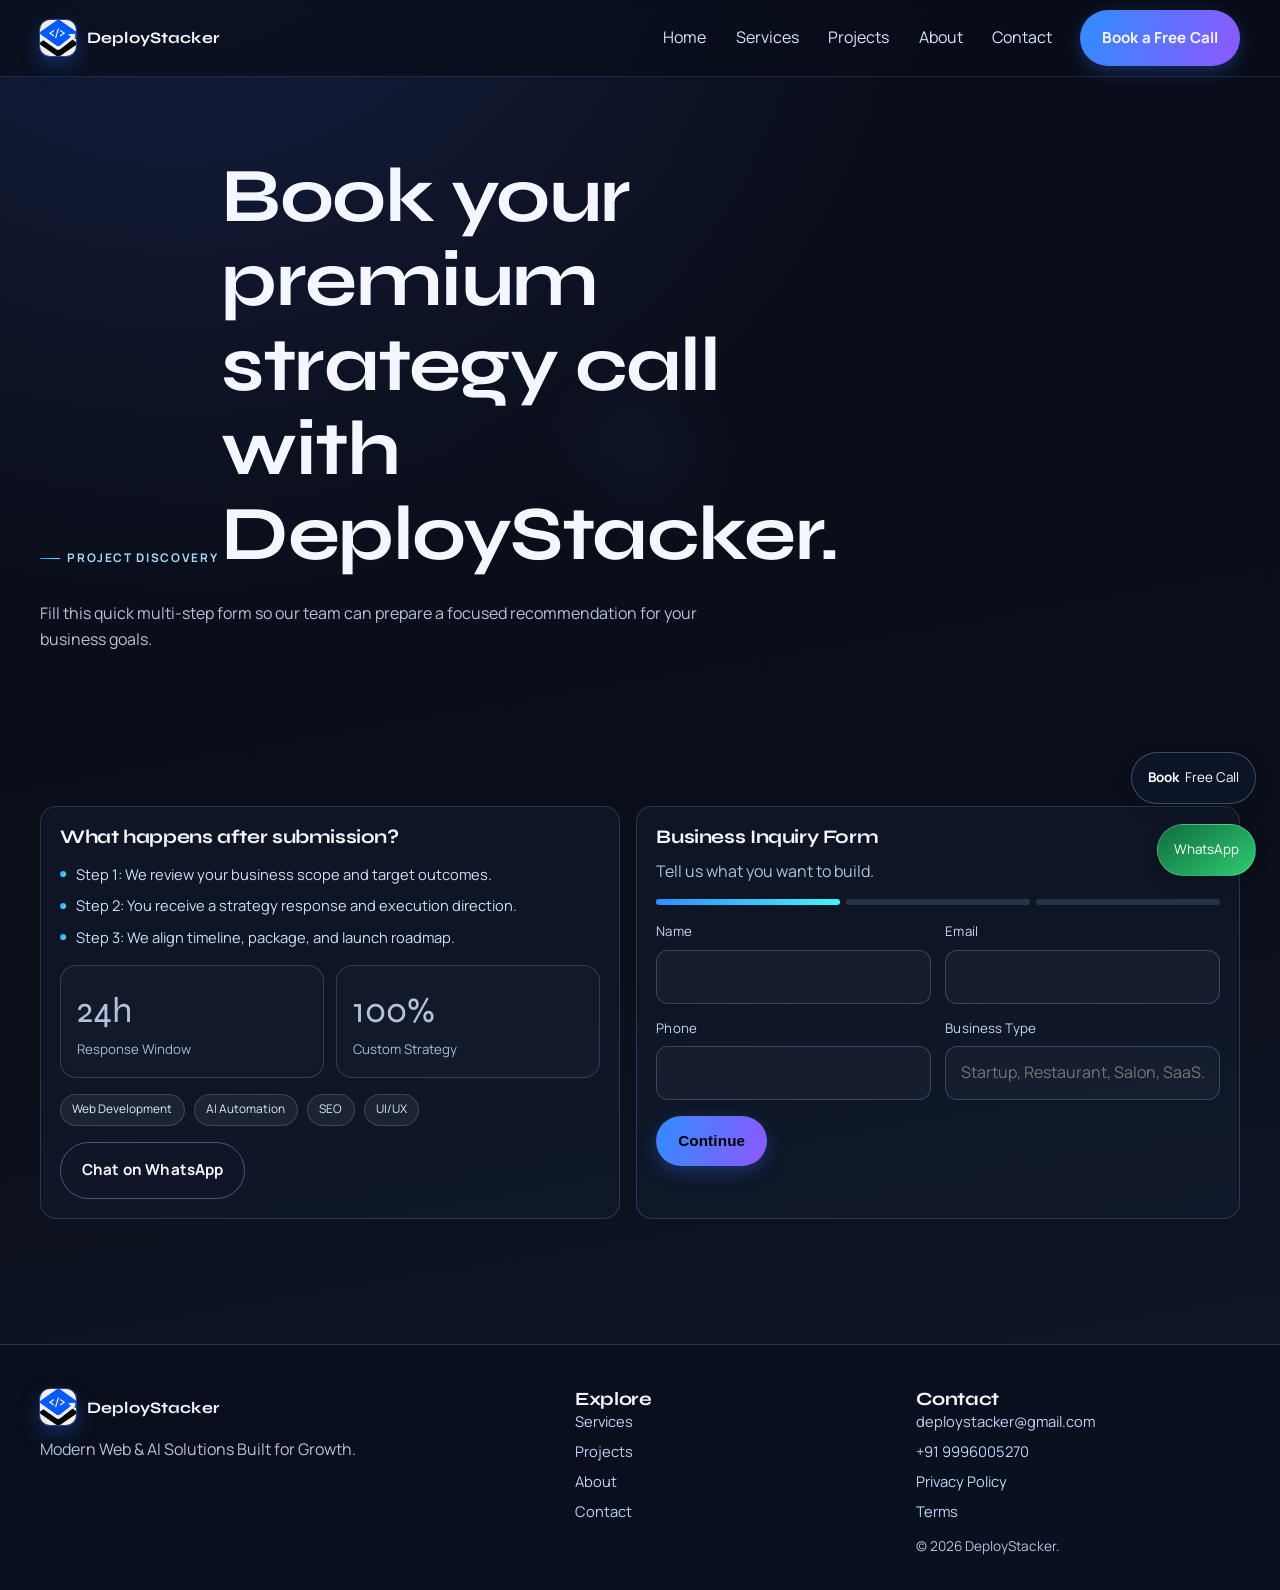
<file: booking.html>
<!DOCTYPE html>
<html lang="en">
  <head>
    <meta charset="UTF-8" />
    <meta name="viewport" content="width=device-width, initial-scale=1" />
    <title>Book a Free Call | DeployStacker</title>
    <meta
      name="description"
      content="Book a free strategy call with DeployStacker. Share your project type, budget, and timeline for premium web development, AI automation, SEO, and design services in India."
    />
    <meta
      name="keywords"
      content="book web development consultation India, startup website development India, AI automation services India"
    />
    <meta name="robots" content="index, follow" />
    <link rel="canonical" href="https://deploystacker.in/booking.html" />

    <meta property="og:type" content="website" />
    <meta property="og:title" content="Book a Free Call — DeployStacker" />
    <meta
      property="og:description"
      content="Tell us your scope, timeline, and budget. We will map a premium execution strategy for your business."
    />
    <meta property="og:url" content="https://deploystacker.in/booking.html" />
    <meta property="og:image" content="https://deploystacker.in/images/demo-business-website.webp" />

    <meta name="twitter:card" content="summary_large_image" />
    <meta name="twitter:title" content="Book a Free Call — DeployStacker" />
    <meta name="twitter:description" content="Premium project consultation for web, AI, and SEO services." />
    <meta name="twitter:image" content="https://deploystacker.in/images/demo-business-website.webp" />

    <meta name="theme-color" content="#0b0f19" />
    <link rel="manifest" href="manifest.json" />
    <link rel="icon" href="images/icon.png" type="image/png" />
    <link rel="preconnect" href="https://fonts.googleapis.com" />
    <link rel="preconnect" href="https://fonts.gstatic.com" crossorigin />
    <link
      href="https://fonts.googleapis.com/css2?family=Manrope:wght@400;500;600;700;800&family=Syne:wght@500;600;700;800&display=swap"
      rel="stylesheet"
    />
    <link rel="stylesheet" href="css/style.css" />
  </head>

  <body>
    <canvas class="particle-canvas" aria-hidden="true"></canvas>
    <div class="mouse-glow" aria-hidden="true"></div>
    <div class="page-top-progress" aria-hidden="true"></div>

    <header class="site-header">
      <div class="container header-inner">
        <a class="brand" href="index.html" aria-label="DeployStacker Home">
          <span class="brand-mark" aria-hidden="true"></span>
          <span>DeployStacker</span>
        </a>

        <button class="nav-toggle" data-nav-toggle aria-label="Open menu" aria-expanded="false">
          <span></span><span></span><span></span>
        </button>

        <nav class="nav-menu" data-nav-menu>
          <div class="nav-links">
            <a class="nav-link" href="index.html">Home</a>
            <a class="nav-link" href="services.html">Services</a>
            <a class="nav-link" href="projects.html">Projects</a>
            <a class="nav-link" href="about.html">About</a>
            <a class="nav-link" href="contact.html">Contact</a>
            <div class="nav-cta">
              <a class="btn btn-primary magnetic" href="booking.html">Book a Free Call</a>
            </div>
          </div>
        </nav>
      </div>
    </header>

    <main>
      <section class="section inner-hero">
        <div class="container">
          <p class="eyebrow">Project Discovery</p>
          <h1 class="reveal-text">Book your premium strategy call with DeployStacker.</h1>
          <p class="reveal">
            Fill this quick multi-step form so our team can prepare a focused recommendation for your business goals.
          </p>
        </div>
      </section>

      <section class="section">
        <div class="container booking-layout">
          <aside class="info-card reveal">
            <h3>What happens after submission?</h3>
            <ul class="detail-list">
              <li>Step 1: We review your business scope and target outcomes.</li>
              <li>Step 2: You receive a strategy response and execution direction.</li>
              <li>Step 3: We align timeline, package, and launch roadmap.</li>
            </ul>

            <div class="kpi-grid" style="margin-top: 1rem">
              <div class="kpi-item">
                <p class="kpi-number">24h</p>
                <p class="kpi-label">Response Window</p>
              </div>
              <div class="kpi-item">
                <p class="kpi-number">100%</p>
                <p class="kpi-label">Custom Strategy</p>
              </div>
            </div>

            <div style="margin-top: 1rem" class="badges">
              <span class="chip">Web Development</span>
              <span class="chip">AI Automation</span>
              <span class="chip">SEO</span>
              <span class="chip">UI/UX</span>
            </div>

            <div class="form-actions" style="margin-top: 1rem">
              <a class="btn btn-secondary magnetic" href="https://wa.me/919996005270?text=Hi%20DeployStacker%2C%20I%20want%20to%20discuss%20my%20project." target="_blank" rel="noopener">Chat on WhatsApp</a>
            </div>
          </aside>

          <article class="form-card reveal">
            <h3>Business Inquiry Form</h3>
            <p style="margin-bottom: 0.9rem">Tell us what you want to build.</p>

            <form id="bookingForm" class="multi-step-form" action="https://formsubmit.co/deploystacker@gmail.com" data-ajax-action="https://formsubmit.co/ajax/deploystacker@gmail.com" data-fallback-action="https://formspree.io/f/xaqaklbv" method="POST">
              <input type="hidden" name="form_name" value="Booking Inquiry">
              <input type="hidden" name="_subject" value="New Booking Inquiry - DeployStacker">
              <input type="hidden" name="_template" value="table">
              <input type="hidden" name="_captcha" value="false">
              <input type="hidden" name="_next" value="https://deploystacker.in/booking.html?sent=1">
              <div class="step-indicator" aria-hidden="true">
                <div class="step-pill"><span></span></div>
                <div class="step-pill"><span></span></div>
                <div class="step-pill"><span></span></div>
              </div>

              <section class="form-step active">
                <div class="field-grid">
                  <div class="field">
                    <label for="name">Name</label>
                    <input id="name" name="name" type="text" required />
                  </div>
                  <div class="field">
                    <label for="email">Email</label>
                    <input id="email" name="email" type="email" required />
                  </div>
                  <div class="field">
                    <label for="phone">Phone</label>
                    <input id="phone" name="phone" type="tel" required />
                  </div>
                  <div class="field">
                    <label for="businessType">Business Type</label>
                    <input id="businessType" name="businessType" type="text" placeholder="Startup, Restaurant, Salon, SaaS..." required />
                  </div>
                </div>
                <div class="form-actions">
                  <button class="btn btn-primary magnetic" type="button" data-next-step>Continue</button>
                </div>
              </section>

              <section class="form-step">
                <div class="field">
                  <label>Project Type</label>
                  <div id="projectTypeOptions" class="project-type-options">
                    <button class="option-chip" type="button" data-value="Business Website">Business Website</button>
                    <button class="option-chip" type="button" data-value="E-Commerce">E-Commerce</button>
                    <button class="option-chip" type="button" data-value="AI Automation">AI Automation</button>
                    <button class="option-chip" type="button" data-value="SEO + Website">SEO + Website</button>
                  </div>
                  <input id="projectTypeHidden" name="projectType" type="hidden" required />
                </div>

                <div class="field" style="margin-top: 0.9rem">
                  <label>Budget</label>
                  <div id="budgetOptions" class="budget-options">
                    <button class="option-chip" type="button" data-value="₹25k - ₹50k">₹25k - ₹50k</button>
                    <button class="option-chip" type="button" data-value="₹50k - ₹1L">₹50k - ₹1L</button>
                    <button class="option-chip" type="button" data-value="₹1L - ₹2L">₹1L - ₹2L</button>
                    <button class="option-chip" type="button" data-value="₹2L+">₹2L+</button>
                  </div>
                  <input id="budgetHidden" name="budget" type="hidden" required />
                </div>

                <div class="field" style="margin-top: 0.9rem">
                  <label for="timeline">Timeline</label>
                  <select id="timeline" name="timeline" required>
                    <option value="">Select timeline</option>
                    <option value="ASAP (1-2 weeks)">ASAP (1-2 weeks)</option>
                    <option value="This month">This month</option>
                    <option value="1-2 months">1-2 months</option>
                    <option value="Flexible">Flexible</option>
                  </select>
                </div>

                <div class="form-actions">
                  <button class="btn btn-secondary" type="button" data-prev-step>Back</button>
                  <button class="btn btn-primary magnetic" type="button" data-next-step>Continue</button>
                </div>
              </section>

              <section class="form-step">
                <div class="field">
                  <label for="details">Project Details</label>
                  <textarea id="details" name="details" placeholder="Tell us about your goals, target audience, and required features..." required></textarea>
                </div>

                <div class="form-actions">
                  <button class="btn btn-secondary" type="button" data-prev-step>Back</button>
                  <button class="btn btn-primary magnetic" type="submit">Submit Inquiry</button>
                </div>
              </section>
            </form>
          </article>
        </div>
      </section>
    </main>

    <footer class="site-footer">
      <div class="container footer-grid">
        <div>
          <a class="brand" href="index.html"><span class="brand-mark"></span><span>DeployStacker</span></a>
          <p style="margin-top: 0.7rem">Modern Web & AI Solutions Built for Growth.</p>
        </div>
        <div>
          <h3>Explore</h3>
          <div class="footer-links">
            <a href="services.html">Services</a>
            <a href="projects.html">Projects</a>
            <a href="about.html">About</a>
            <a href="contact.html">Contact</a>
          </div>
        </div>
        <div>
          <h3>Contact</h3>
          <div class="footer-links">
            <a href="mailto:deploystacker@gmail.com">deploystacker@gmail.com</a>
            <a href="tel:+919996005270">+91 9996005270</a>
            <a href="privacy-policy.html">Privacy Policy</a>
            <a href="terms.html">Terms</a>
          </div>
          <p style="margin-top: 0.8rem; font-size: 0.85rem">© <span data-year></span> DeployStacker.</p>
        </div>
      </div>
    </footer>

    <div class="sticky-cta"><a class="floating-btn magnetic" href="booking.html"><strong>Book</strong> <span>Free Call</span></a></div>
    <div class="whatsapp-float">
      <a class="floating-btn magnetic" href="https://wa.me/919996005270?text=Hi%20DeployStacker%2C%20I%20want%20to%20book%20a%20project%20call." target="_blank" rel="noopener">WhatsApp</a>
    </div>

    <div id="bookingSuccessPopup" class="success-popup" aria-hidden="true">
      <div class="success-content">
        <h3 class="gradient-text">Inquiry Submitted Successfully</h3>
        <p style="margin-top: 0.6rem">
          Your project brief is ready. Send it on WhatsApp to instantly notify our team.
        </p>
        <div class="form-actions" style="margin-top: 1rem">
          <button id="sendWhatsappLead" class="btn btn-primary magnetic" type="button">Send on WhatsApp</button>
          <button id="closeBookingPopup" class="btn btn-secondary" type="button">Close</button>
        </div>
      </div>
    </div>

    <script src="js/script.js" defer></script>
  </body>
</html>
</file>
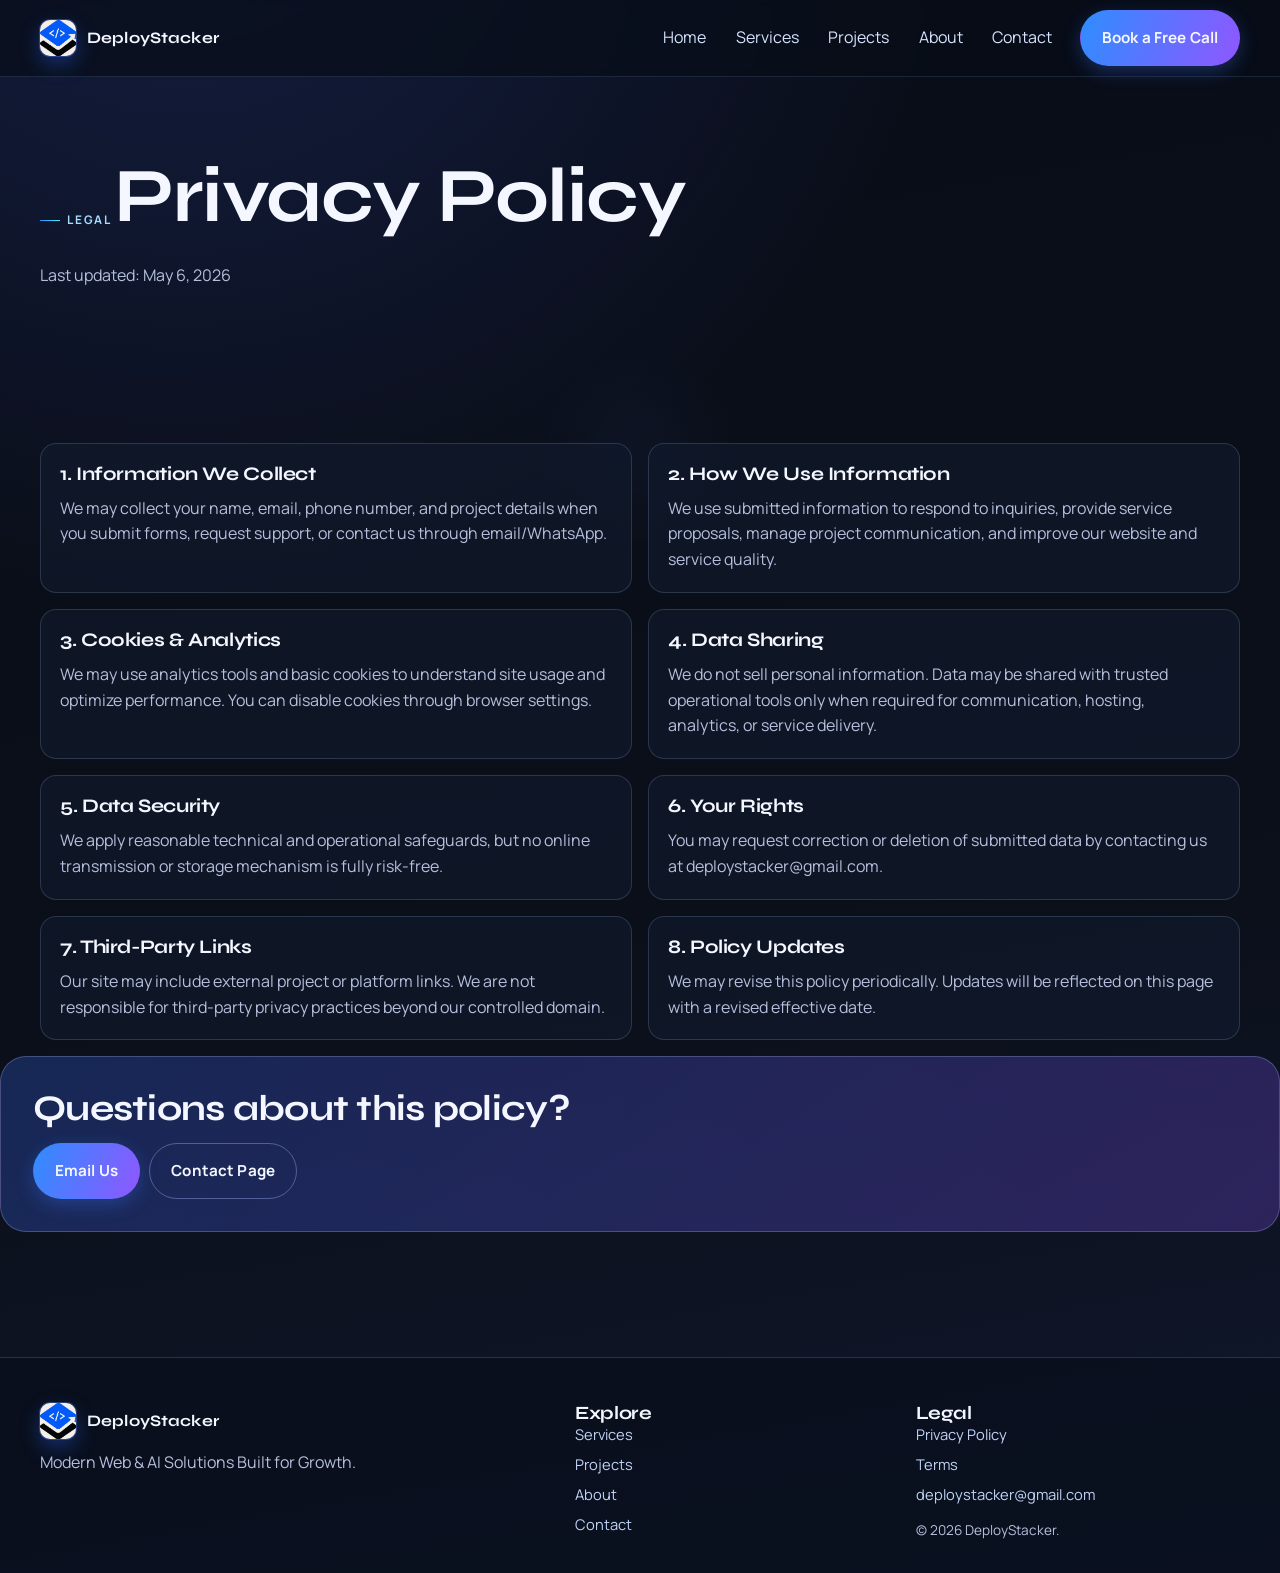
<file: privacy-policy.html>
<!DOCTYPE html>
<html lang="en">
  <head>
    <meta charset="UTF-8" />
    <meta name="viewport" content="width=device-width, initial-scale=1" />
    <title>Privacy Policy | DeployStacker</title>
    <meta
      name="description"
      content="DeployStacker privacy policy covering data collection, usage, storage, communication, and user rights for website visitors and project inquiries."
    />
    <meta name="robots" content="index, follow" />
    <link rel="canonical" href="https://deploystacker.in/privacy-policy.html" />

    <meta property="og:type" content="website" />
    <meta property="og:title" content="Privacy Policy | DeployStacker" />
    <meta property="og:description" content="Read how DeployStacker handles and protects your information." />
    <meta property="og:url" content="https://deploystacker.in/privacy-policy.html" />

    <meta name="theme-color" content="#0b0f19" />
    <link rel="manifest" href="manifest.json" />
    <link rel="icon" href="images/icon.png" type="image/png" />
    <link rel="preconnect" href="https://fonts.googleapis.com" />
    <link rel="preconnect" href="https://fonts.gstatic.com" crossorigin />
    <link
      href="https://fonts.googleapis.com/css2?family=Manrope:wght@400;500;600;700;800&family=Syne:wght@500;600;700;800&display=swap"
      rel="stylesheet"
    />
    <link rel="stylesheet" href="css/style.css" />
  </head>

  <body>
    <canvas class="particle-canvas" aria-hidden="true"></canvas>
    <div class="mouse-glow" aria-hidden="true"></div>
    <div class="page-top-progress" aria-hidden="true"></div>

    <header class="site-header">
      <div class="container header-inner">
        <a class="brand" href="index.html" aria-label="DeployStacker Home">
          <span class="brand-mark" aria-hidden="true"></span>
          <span>DeployStacker</span>
        </a>

        <button class="nav-toggle" data-nav-toggle aria-label="Open menu" aria-expanded="false">
          <span></span><span></span><span></span>
        </button>

        <nav class="nav-menu" data-nav-menu>
          <div class="nav-links">
            <a class="nav-link" href="index.html">Home</a>
            <a class="nav-link" href="services.html">Services</a>
            <a class="nav-link" href="projects.html">Projects</a>
            <a class="nav-link" href="about.html">About</a>
            <a class="nav-link" href="contact.html">Contact</a>
            <div class="nav-cta">
              <a class="btn btn-primary magnetic" href="booking.html">Book a Free Call</a>
            </div>
          </div>
        </nav>
      </div>
    </header>

    <main>
      <section class="section inner-hero">
        <div class="container">
          <p class="eyebrow">Legal</p>
          <h1 class="reveal-text">Privacy Policy</h1>
          <p class="reveal">Last updated: May 6, 2026</p>
        </div>
      </section>

      <section class="section">
        <div class="container legal-grid">
          <article class="legal-card reveal">
            <h3>1. Information We Collect</h3>
            <p>
              We may collect your name, email, phone number, and project details when you submit forms, request support,
              or contact us through email/WhatsApp.
            </p>
          </article>

          <article class="legal-card reveal">
            <h3>2. How We Use Information</h3>
            <p>
              We use submitted information to respond to inquiries, provide service proposals, manage project
              communication, and improve our website and service quality.
            </p>
          </article>

          <article class="legal-card reveal">
            <h3>3. Cookies & Analytics</h3>
            <p>
              We may use analytics tools and basic cookies to understand site usage and optimize performance. You can
              disable cookies through browser settings.
            </p>
          </article>

          <article class="legal-card reveal">
            <h3>4. Data Sharing</h3>
            <p>
              We do not sell personal information. Data may be shared with trusted operational tools only when required
              for communication, hosting, analytics, or service delivery.
            </p>
          </article>

          <article class="legal-card reveal">
            <h3>5. Data Security</h3>
            <p>
              We apply reasonable technical and operational safeguards, but no online transmission or storage mechanism
              is fully risk-free.
            </p>
          </article>

          <article class="legal-card reveal">
            <h3>6. Your Rights</h3>
            <p>
              You may request correction or deletion of submitted data by contacting us at
              <a href="mailto:deploystacker@gmail.com">deploystacker@gmail.com</a>.
            </p>
          </article>

          <article class="legal-card reveal">
            <h3>7. Third-Party Links</h3>
            <p>
              Our site may include external project or platform links. We are not responsible for third-party privacy
              practices beyond our controlled domain.
            </p>
          </article>

          <article class="legal-card reveal">
            <h3>8. Policy Updates</h3>
            <p>
              We may revise this policy periodically. Updates will be reflected on this page with a revised effective
              date.
            </p>
          </article>
        </div>

        <div class="cta-strip reveal">
          <h3>Questions about this policy?</h3>
          <div class="project-actions">
            <a class="btn btn-primary magnetic" href="mailto:deploystacker@gmail.com">Email Us</a>
            <a class="btn btn-secondary magnetic" href="contact.html">Contact Page</a>
          </div>
        </div>
      </section>
    </main>

    <footer class="site-footer">
      <div class="container footer-grid">
        <div>
          <a class="brand" href="index.html"><span class="brand-mark"></span><span>DeployStacker</span></a>
          <p style="margin-top: 0.7rem">Modern Web & AI Solutions Built for Growth.</p>
        </div>
        <div>
          <h3>Explore</h3>
          <div class="footer-links">
            <a href="services.html">Services</a>
            <a href="projects.html">Projects</a>
            <a href="about.html">About</a>
            <a href="contact.html">Contact</a>
          </div>
        </div>
        <div>
          <h3>Legal</h3>
          <div class="footer-links">
            <a href="privacy-policy.html">Privacy Policy</a>
            <a href="terms.html">Terms</a>
            <a href="mailto:deploystacker@gmail.com">deploystacker@gmail.com</a>
          </div>
          <p style="margin-top: 0.8rem; font-size: 0.85rem">© <span data-year></span> DeployStacker.</p>
        </div>
      </div>
    </footer>

    <script src="js/script.js" defer></script>
  </body>
</html>
</file>
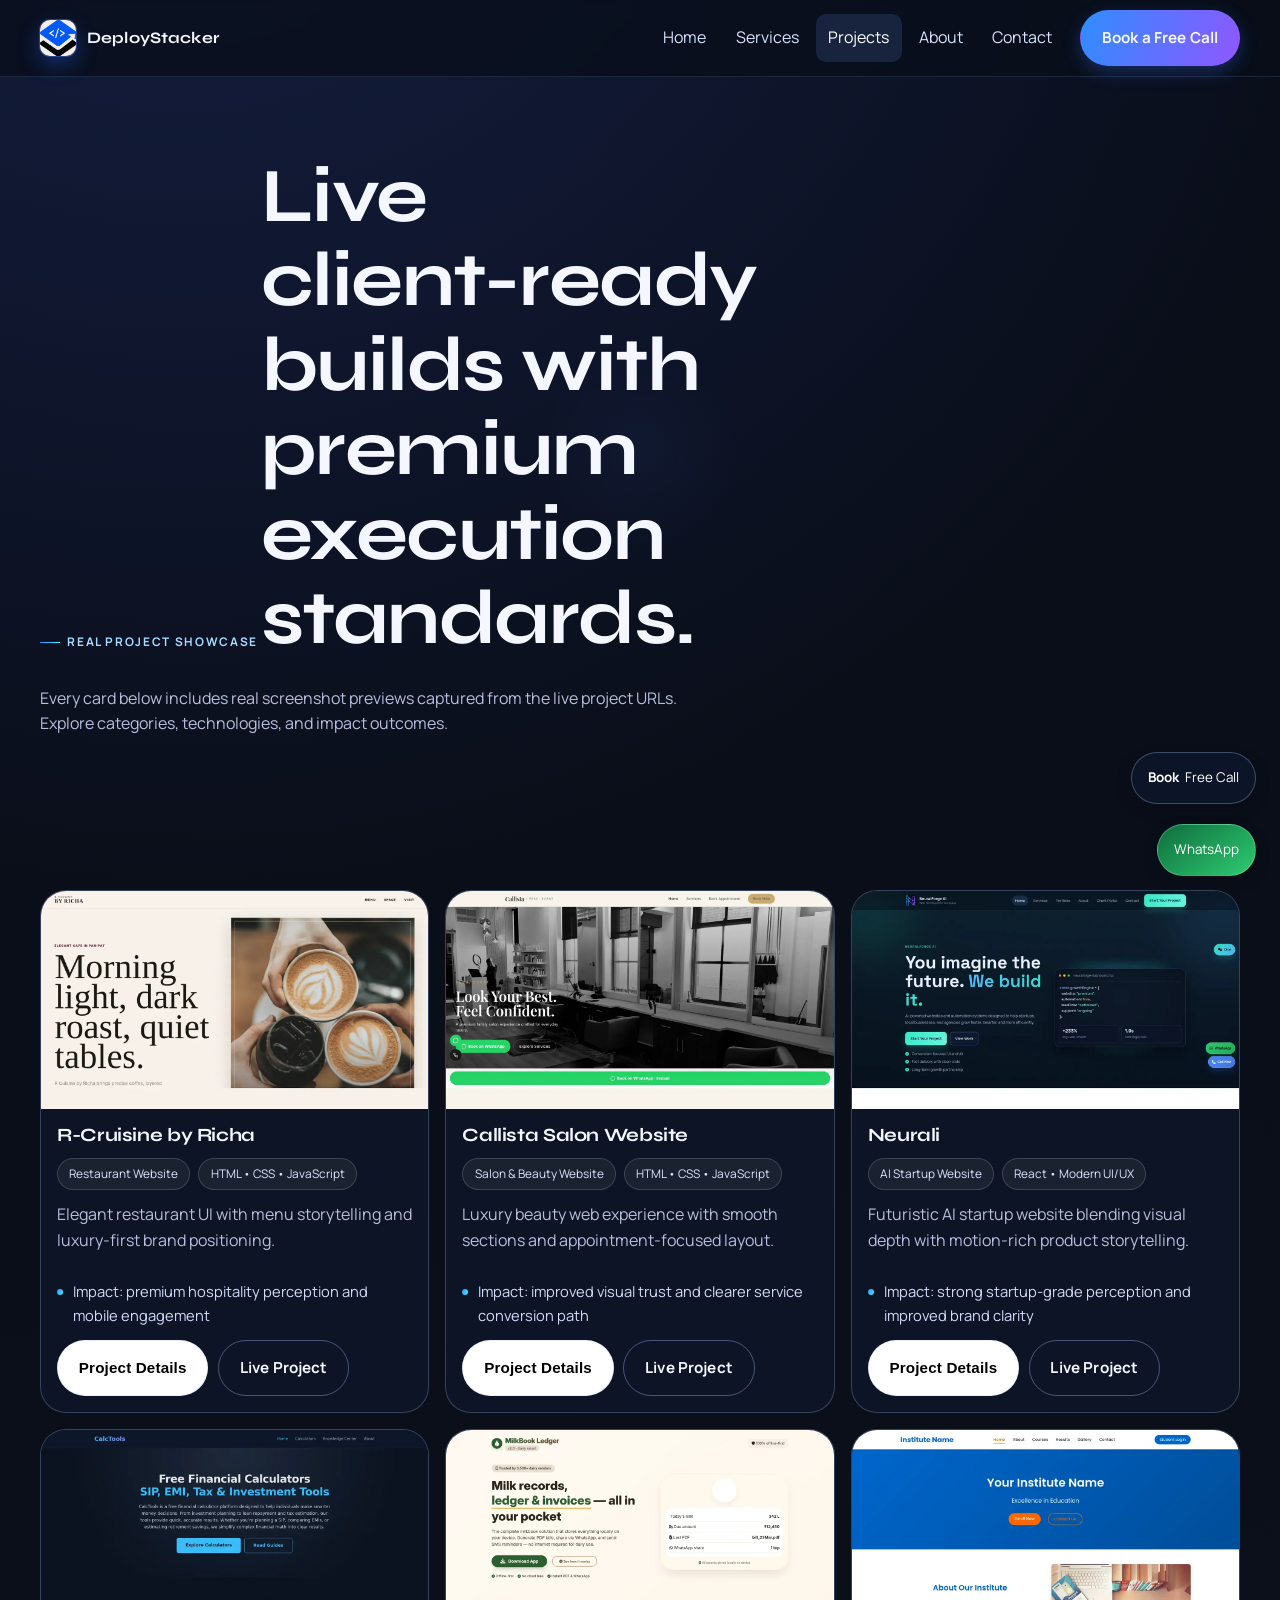
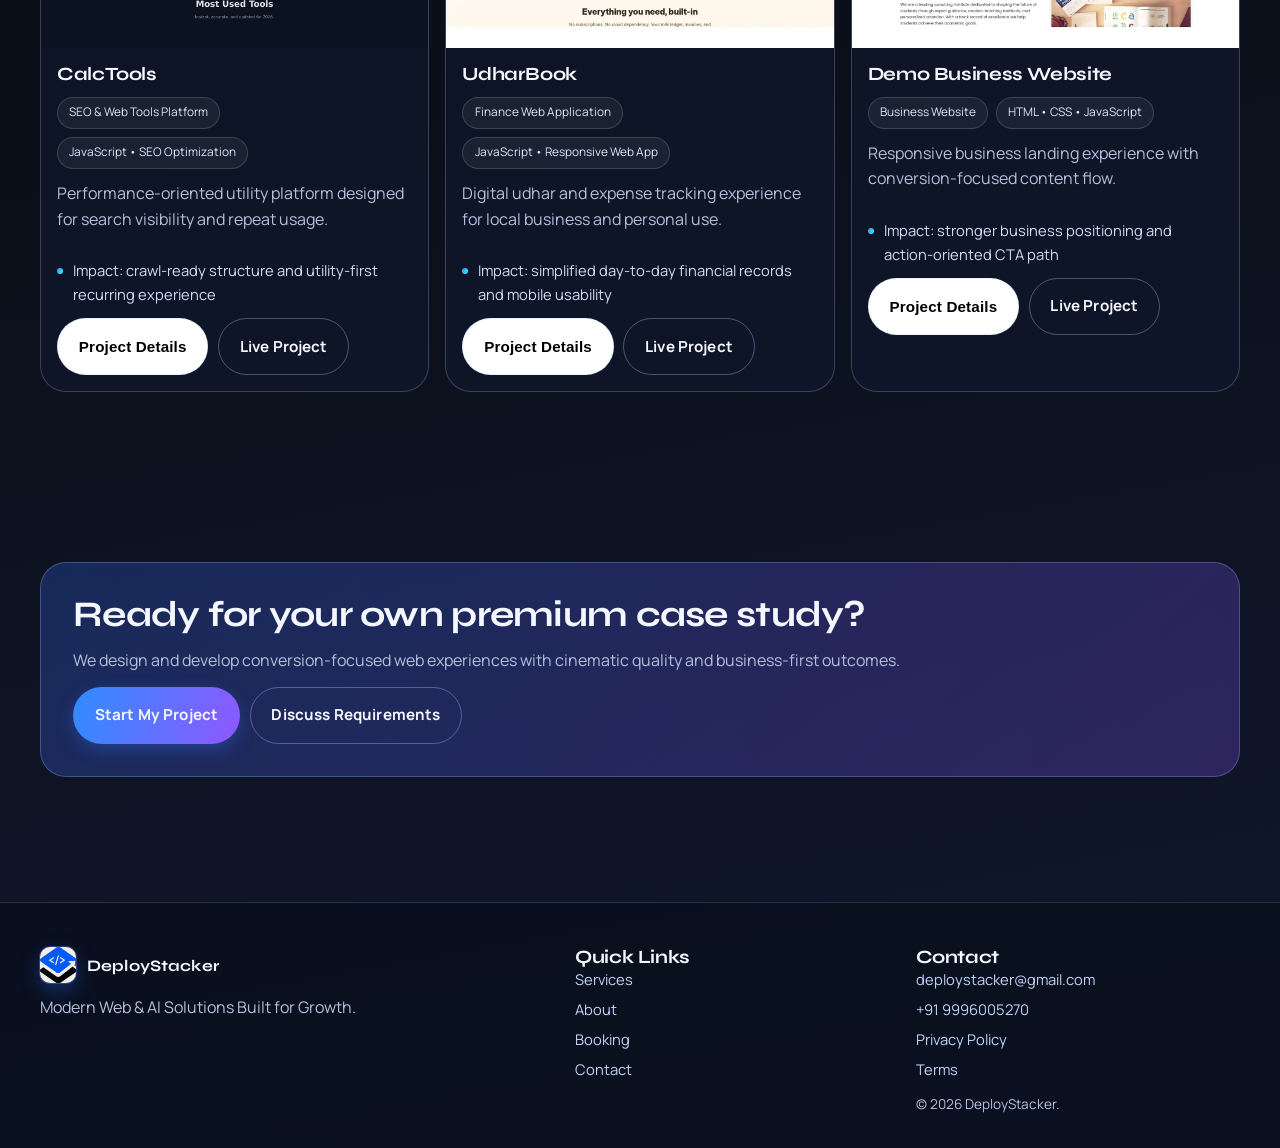
<file: projects.html>
<!DOCTYPE html>
<html lang="en">
  <head>
    <meta charset="UTF-8" />
    <meta name="viewport" content="width=device-width, initial-scale=1" />
    <title>Projects | DeployStacker Real Website Portfolio</title>
    <meta
      name="description"
      content="Explore real DeployStacker projects with live previews: restaurant, salon, AI startup, SEO tools platform, finance web app, and business landing pages."
    />
    <meta
      name="keywords"
      content="website development agency India portfolio, premium website design India projects, AI startup website design India, ecommerce and business websites India"
    />
    <meta name="robots" content="index, follow" />
    <link rel="canonical" href="https://deploystacker.in/projects.html" />

    <meta property="og:type" content="website" />
    <meta property="og:title" content="DeployStacker Projects — Real Builds, Live Results" />
    <meta
      property="og:description"
      content="Premium project showcase with real screenshots from live DeployStacker launches."
    />
    <meta property="og:url" content="https://deploystacker.in/projects.html" />
    <meta property="og:image" content="https://deploystacker.in/images/callista-salon.webp" />

    <meta name="twitter:card" content="summary_large_image" />
    <meta name="twitter:title" content="DeployStacker Projects — Real Builds, Live Results" />
    <meta name="twitter:description" content="Portfolio of premium websites and AI-focused digital products." />
    <meta name="twitter:image" content="https://deploystacker.in/images/callista-salon.webp" />

    <meta name="theme-color" content="#0b0f19" />
    <link rel="manifest" href="manifest.json" />
    <link rel="icon" href="images/icon.png" type="image/png" />
    <link rel="preconnect" href="https://fonts.googleapis.com" />
    <link rel="preconnect" href="https://fonts.gstatic.com" crossorigin />
    <link
      href="https://fonts.googleapis.com/css2?family=Manrope:wght@400;500;600;700;800&family=Syne:wght@500;600;700;800&display=swap"
      rel="stylesheet"
    />
    <link rel="stylesheet" href="css/style.css" />
  </head>

  <body>
    <canvas class="particle-canvas" aria-hidden="true"></canvas>
    <div class="mouse-glow" aria-hidden="true"></div>
    <div class="page-top-progress" aria-hidden="true"></div>

    <header class="site-header">
      <div class="container header-inner">
        <a class="brand" href="index.html" aria-label="DeployStacker Home">
          <span class="brand-mark" aria-hidden="true"></span>
          <span>DeployStacker</span>
        </a>

        <button class="nav-toggle" data-nav-toggle aria-label="Open menu" aria-expanded="false">
          <span></span><span></span><span></span>
        </button>

        <nav class="nav-menu" data-nav-menu>
          <div class="nav-links">
            <a class="nav-link" href="index.html">Home</a>
            <a class="nav-link" href="services.html">Services</a>
            <a class="nav-link active" href="projects.html">Projects</a>
            <a class="nav-link" href="about.html">About</a>
            <a class="nav-link" href="contact.html">Contact</a>
            <div class="nav-cta">
              <a class="btn btn-primary magnetic" href="booking.html">Book a Free Call</a>
            </div>
          </div>
        </nav>
      </div>
    </header>

    <main>
      <section class="section inner-hero">
        <div class="container">
          <p class="eyebrow">Real Project Showcase</p>
          <h1 class="reveal-text">Live client-ready builds with premium execution standards.</h1>
          <p class="reveal">
            Every card below includes real screenshot previews captured from the live project URLs. Explore categories,
            technologies, and impact outcomes.
          </p>
        </div>
      </section>

      <section class="section">
        <div class="container project-grid">
          <article class="project-card reveal tilt-card">
            <div class="project-image-wrap">
              <img loading="lazy" src="images/r-cruisine-by-richa.webp" alt="R-Cruisine by Richa restaurant website preview" />
            </div>
            <div class="project-body">
              <h3>R-Cruisine by Richa</h3>
              <div class="project-meta"><span class="chip">Restaurant Website</span><span class="chip">HTML • CSS • JavaScript</span></div>
              <p>Elegant restaurant UI with menu storytelling and luxury-first brand positioning.</p>
              <ul class="detail-list"><li>Impact: premium hospitality perception and mobile engagement</li></ul>
              <div class="project-actions">
                <button class="btn btn-ghost open-project-modal" data-project="rcruisine">Project Details</button>
                <a class="btn btn-secondary" href="https://deploystacker-sudo.github.io/r-cruisine-by-richa-/" target="_blank" rel="noopener">Live Project</a>
              </div>
            </div>
          </article>

          <article class="project-card reveal tilt-card">
            <div class="project-image-wrap">
              <img loading="lazy" src="images/callista-salon.webp" alt="Callista salon website live preview" />
            </div>
            <div class="project-body">
              <h3>Callista Salon Website</h3>
              <div class="project-meta"><span class="chip">Salon & Beauty Website</span><span class="chip">HTML • CSS • JavaScript</span></div>
              <p>Luxury beauty web experience with smooth sections and appointment-focused layout.</p>
              <ul class="detail-list"><li>Impact: improved visual trust and clearer service conversion path</li></ul>
              <div class="project-actions">
                <button class="btn btn-ghost open-project-modal" data-project="callista">Project Details</button>
                <a class="btn btn-secondary" href="https://vansh9676.github.io/salon-website-callista/" target="_blank" rel="noopener">Live Project</a>
              </div>
            </div>
          </article>

          <article class="project-card reveal tilt-card">
            <div class="project-image-wrap">
              <img loading="lazy" src="images/neurali.webp" alt="Neurali AI startup website live preview" />
            </div>
            <div class="project-body">
              <h3>Neurali</h3>
              <div class="project-meta"><span class="chip">AI Startup Website</span><span class="chip">React • Modern UI/UX</span></div>
              <p>Futuristic AI startup website blending visual depth with motion-rich product storytelling.</p>
              <ul class="detail-list"><li>Impact: strong startup-grade perception and improved brand clarity</li></ul>
              <div class="project-actions">
                <button class="btn btn-ghost open-project-modal" data-project="neurali">Project Details</button>
                <a class="btn btn-secondary" href="https://neurali.free.nf/" target="_blank" rel="noopener">Live Project</a>
              </div>
            </div>
          </article>

          <article class="project-card reveal tilt-card">
            <div class="project-image-wrap">
              <img loading="lazy" src="images/calctools.webp" alt="CalcTools SEO web tools platform preview" />
            </div>
            <div class="project-body">
              <h3>CalcTools</h3>
              <div class="project-meta"><span class="chip">SEO & Web Tools Platform</span><span class="chip">JavaScript • SEO Optimization</span></div>
              <p>Performance-oriented utility platform designed for search visibility and repeat usage.</p>
              <ul class="detail-list"><li>Impact: crawl-ready structure and utility-first recurring experience</li></ul>
              <div class="project-actions">
                <button class="btn btn-ghost open-project-modal" data-project="calctools">Project Details</button>
                <a class="btn btn-secondary" href="https://calctools.co.in/" target="_blank" rel="noopener">Live Project</a>
              </div>
            </div>
          </article>

          <article class="project-card reveal tilt-card">
            <div class="project-image-wrap">
              <img loading="lazy" src="images/udharbook.webp" alt="UdharBook finance app screenshot preview" />
            </div>
            <div class="project-body">
              <h3>UdharBook</h3>
              <div class="project-meta"><span class="chip">Finance Web Application</span><span class="chip">JavaScript • Responsive Web App</span></div>
              <p>Digital udhar and expense tracking experience for local business and personal use.</p>
              <ul class="detail-list"><li>Impact: simplified day-to-day financial records and mobile usability</li></ul>
              <div class="project-actions">
                <button class="btn btn-ghost open-project-modal" data-project="udharbook">Project Details</button>
                <a class="btn btn-secondary" href="https://vansh9676.github.io/Udharbook/" target="_blank" rel="noopener">Live Project</a>
              </div>
            </div>
          </article>

          <article class="project-card reveal tilt-card">
            <div class="project-image-wrap">
              <img loading="lazy" src="images/demo-business-website.webp" alt="Demo business website live preview" />
            </div>
            <div class="project-body">
              <h3>Demo Business Website</h3>
              <div class="project-meta"><span class="chip">Business Website</span><span class="chip">HTML • CSS • JavaScript</span></div>
              <p>Responsive business landing experience with conversion-focused content flow.</p>
              <ul class="detail-list"><li>Impact: stronger business positioning and action-oriented CTA path</li></ul>
              <div class="project-actions">
                <button class="btn btn-ghost open-project-modal" data-project="demo">Project Details</button>
                <a class="btn btn-secondary" href="https://vansh9676.github.io/demo_website/" target="_blank" rel="noopener">Live Project</a>
              </div>
            </div>
          </article>
        </div>
      </section>

      <section class="section">
        <div class="container">
          <div class="cta-strip reveal">
            <h3>Ready for your own premium case study?</h3>
            <p>
              We design and develop conversion-focused web experiences with cinematic quality and business-first outcomes.
            </p>
            <div class="project-actions">
              <a class="btn btn-primary magnetic" href="booking.html">Start My Project</a>
              <a class="btn btn-secondary magnetic" href="contact.html">Discuss Requirements</a>
            </div>
          </div>
        </div>
      </section>
    </main>

    <footer class="site-footer">
      <div class="container footer-grid">
        <div>
          <a class="brand" href="index.html"><span class="brand-mark"></span><span>DeployStacker</span></a>
          <p style="margin-top: 0.7rem">Modern Web & AI Solutions Built for Growth.</p>
        </div>
        <div>
          <h3>Quick Links</h3>
          <div class="footer-links">
            <a href="services.html">Services</a>
            <a href="about.html">About</a>
            <a href="booking.html">Booking</a>
            <a href="contact.html">Contact</a>
          </div>
        </div>
        <div>
          <h3>Contact</h3>
          <div class="footer-links">
            <a href="mailto:deploystacker@gmail.com">deploystacker@gmail.com</a>
            <a href="tel:+919996005270">+91 9996005270</a>
            <a href="privacy-policy.html">Privacy Policy</a>
            <a href="terms.html">Terms</a>
          </div>
          <p style="margin-top: 0.8rem; font-size: 0.85rem">© <span data-year></span> DeployStacker.</p>
        </div>
      </div>
    </footer>

    <div class="sticky-cta"><a class="floating-btn magnetic" href="booking.html"><strong>Book</strong> <span>Free Call</span></a></div>
    <div class="whatsapp-float">
      <a class="floating-btn magnetic" href="https://wa.me/919996005270?text=Hi%20DeployStacker%2C%20I%20want%20a%20project%20like%20these." target="_blank" rel="noopener">WhatsApp</a>
    </div>

    <div class="project-modal" id="projectModal" aria-hidden="true">
      <div class="modal-content">
        <div class="modal-header">
          <div>
            <h3 data-modal-title>Project Title</h3>
            <p data-modal-meta style="margin-top: 0.35rem">Category • Tech</p>
          </div>
          <button class="close-modal" data-close-modal aria-label="Close modal">✕</button>
        </div>
        <div class="project-image-wrap" style="border-radius: 14px; overflow: hidden; margin-bottom: 0.9rem">
          <img data-modal-image loading="lazy" src="images/r-cruisine-by-richa.webp" alt="Project preview" />
        </div>
        <p data-modal-desc></p>
        <h4 style="margin-top: 1rem; margin-bottom: 0.5rem">Results / Impact</h4>
        <ul class="detail-list" data-modal-impact></ul>
        <div class="project-actions" style="margin-top: 1rem">
          <a class="btn btn-primary" data-modal-link href="#" target="_blank" rel="noopener">Visit Live Project</a>
          <button class="btn btn-secondary" data-close-modal>Close</button>
        </div>
      </div>
    </div>

    <script src="js/script.js" defer></script>
  </body>
</html>
</file>
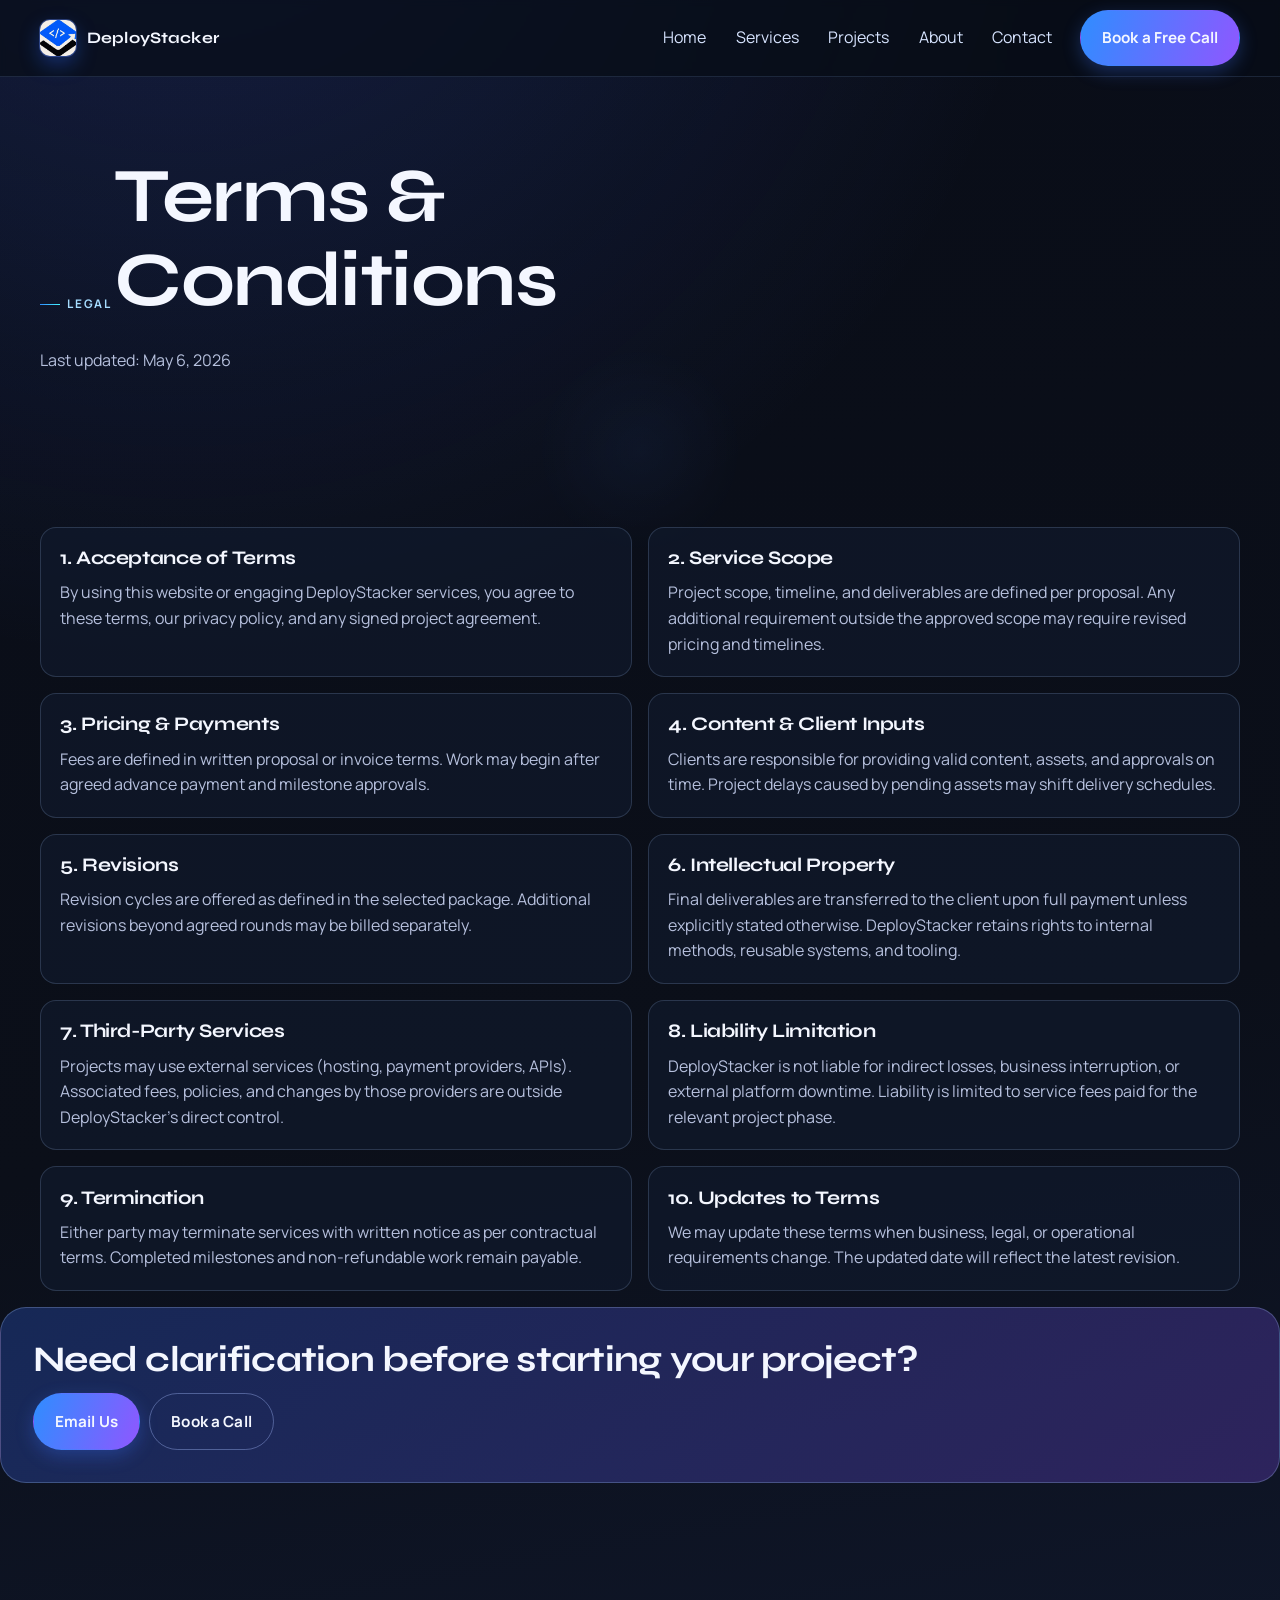
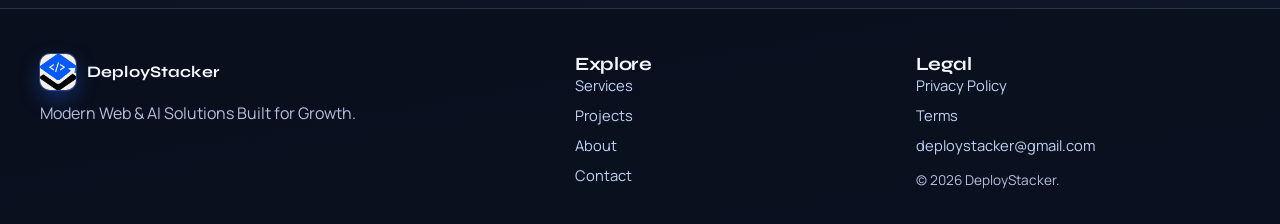
<file: terms.html>
<!DOCTYPE html>
<html lang="en">
  <head>
    <meta charset="UTF-8" />
    <meta name="viewport" content="width=device-width, initial-scale=1" />
    <title>Terms & Conditions | DeployStacker</title>
    <meta
      name="description"
      content="Read DeployStacker terms and conditions regarding service scope, payments, revisions, delivery, liability, and client obligations."
    />
    <meta name="robots" content="index, follow" />
    <link rel="canonical" href="https://deploystacker.in/terms.html" />

    <meta property="og:type" content="website" />
    <meta property="og:title" content="Terms & Conditions | DeployStacker" />
    <meta property="og:description" content="Service terms for DeployStacker website and digital projects." />
    <meta property="og:url" content="https://deploystacker.in/terms.html" />

    <meta name="theme-color" content="#0b0f19" />
    <link rel="manifest" href="manifest.json" />
    <link rel="icon" href="images/icon.png" type="image/png" />
    <link rel="preconnect" href="https://fonts.googleapis.com" />
    <link rel="preconnect" href="https://fonts.gstatic.com" crossorigin />
    <link
      href="https://fonts.googleapis.com/css2?family=Manrope:wght@400;500;600;700;800&family=Syne:wght@500;600;700;800&display=swap"
      rel="stylesheet"
    />
    <link rel="stylesheet" href="css/style.css" />
  </head>

  <body>
    <canvas class="particle-canvas" aria-hidden="true"></canvas>
    <div class="mouse-glow" aria-hidden="true"></div>
    <div class="page-top-progress" aria-hidden="true"></div>

    <header class="site-header">
      <div class="container header-inner">
        <a class="brand" href="index.html" aria-label="DeployStacker Home">
          <span class="brand-mark" aria-hidden="true"></span>
          <span>DeployStacker</span>
        </a>

        <button class="nav-toggle" data-nav-toggle aria-label="Open menu" aria-expanded="false">
          <span></span><span></span><span></span>
        </button>

        <nav class="nav-menu" data-nav-menu>
          <div class="nav-links">
            <a class="nav-link" href="index.html">Home</a>
            <a class="nav-link" href="services.html">Services</a>
            <a class="nav-link" href="projects.html">Projects</a>
            <a class="nav-link" href="about.html">About</a>
            <a class="nav-link" href="contact.html">Contact</a>
            <div class="nav-cta">
              <a class="btn btn-primary magnetic" href="booking.html">Book a Free Call</a>
            </div>
          </div>
        </nav>
      </div>
    </header>

    <main>
      <section class="section inner-hero">
        <div class="container">
          <p class="eyebrow">Legal</p>
          <h1 class="reveal-text">Terms & Conditions</h1>
          <p class="reveal">Last updated: May 6, 2026</p>
        </div>
      </section>

      <section class="section">
        <div class="container legal-grid">
          <article class="legal-card reveal">
            <h3>1. Acceptance of Terms</h3>
            <p>
              By using this website or engaging DeployStacker services, you agree to these terms, our privacy policy,
              and any signed project agreement.
            </p>
          </article>

          <article class="legal-card reveal">
            <h3>2. Service Scope</h3>
            <p>
              Project scope, timeline, and deliverables are defined per proposal. Any additional requirement outside the
              approved scope may require revised pricing and timelines.
            </p>
          </article>

          <article class="legal-card reveal">
            <h3>3. Pricing & Payments</h3>
            <p>
              Fees are defined in written proposal or invoice terms. Work may begin after agreed advance payment and
              milestone approvals.
            </p>
          </article>

          <article class="legal-card reveal">
            <h3>4. Content & Client Inputs</h3>
            <p>
              Clients are responsible for providing valid content, assets, and approvals on time. Project delays caused
              by pending assets may shift delivery schedules.
            </p>
          </article>

          <article class="legal-card reveal">
            <h3>5. Revisions</h3>
            <p>
              Revision cycles are offered as defined in the selected package. Additional revisions beyond agreed rounds
              may be billed separately.
            </p>
          </article>

          <article class="legal-card reveal">
            <h3>6. Intellectual Property</h3>
            <p>
              Final deliverables are transferred to the client upon full payment unless explicitly stated otherwise.
              DeployStacker retains rights to internal methods, reusable systems, and tooling.
            </p>
          </article>

          <article class="legal-card reveal">
            <h3>7. Third-Party Services</h3>
            <p>
              Projects may use external services (hosting, payment providers, APIs). Associated fees, policies, and
              changes by those providers are outside DeployStacker’s direct control.
            </p>
          </article>

          <article class="legal-card reveal">
            <h3>8. Liability Limitation</h3>
            <p>
              DeployStacker is not liable for indirect losses, business interruption, or external platform downtime.
              Liability is limited to service fees paid for the relevant project phase.
            </p>
          </article>

          <article class="legal-card reveal">
            <h3>9. Termination</h3>
            <p>
              Either party may terminate services with written notice as per contractual terms. Completed milestones and
              non-refundable work remain payable.
            </p>
          </article>

          <article class="legal-card reveal">
            <h3>10. Updates to Terms</h3>
            <p>
              We may update these terms when business, legal, or operational requirements change. The updated date will
              reflect the latest revision.
            </p>
          </article>
        </div>

        <div class="cta-strip reveal">
          <h3>Need clarification before starting your project?</h3>
          <div class="project-actions">
            <a class="btn btn-primary magnetic" href="mailto:deploystacker@gmail.com">Email Us</a>
            <a class="btn btn-secondary magnetic" href="booking.html">Book a Call</a>
          </div>
        </div>
      </section>
    </main>

    <footer class="site-footer">
      <div class="container footer-grid">
        <div>
          <a class="brand" href="index.html"><span class="brand-mark"></span><span>DeployStacker</span></a>
          <p style="margin-top: 0.7rem">Modern Web & AI Solutions Built for Growth.</p>
        </div>
        <div>
          <h3>Explore</h3>
          <div class="footer-links">
            <a href="services.html">Services</a>
            <a href="projects.html">Projects</a>
            <a href="about.html">About</a>
            <a href="contact.html">Contact</a>
          </div>
        </div>
        <div>
          <h3>Legal</h3>
          <div class="footer-links">
            <a href="privacy-policy.html">Privacy Policy</a>
            <a href="terms.html">Terms</a>
            <a href="mailto:deploystacker@gmail.com">deploystacker@gmail.com</a>
          </div>
          <p style="margin-top: 0.8rem; font-size: 0.85rem">© <span data-year></span> DeployStacker.</p>
        </div>
      </div>
    </footer>

    <script src="js/script.js" defer></script>
  </body>
</html>
</file>
<file: css/style.css>
:root {
  --bg: #0b0f19;
  --bg-soft: #12182a;
  --card: rgba(18, 26, 44, 0.55);
  --card-strong: rgba(18, 26, 44, 0.85);
  --line: rgba(173, 205, 255, 0.18);
  --text: #f4f7ff;
  --muted: #b6c0dd;
  --neon-blue: #2f8dff;
  --neon-cyan: #44f4ff;
  --neon-purple: #8f57ff;
  --neon-pink: #f461ff;
  --success: #49f5b0;
  --warning: #ffc260;
  --shadow-lg: 0 12px 34px rgba(10, 16, 34, 0.38);
  --shadow-glow: 0 0 0 1px rgba(92, 136, 255, 0.18), 0 10px 30px rgba(47, 141, 255, 0.18);
  --radius-sm: 10px;
  --radius-md: 16px;
  --radius-lg: 26px;
  --radius-xl: 36px;
  --container: 1200px;
  --header-height: 76px;
  --transition: 240ms cubic-bezier(0.22, 1, 0.36, 1);
}

* {
  box-sizing: border-box;
}

html {
  scroll-behavior: smooth;
  background: #0b0f19;
}

body {
  margin: 0;
  min-height: 100svh;
  font-family: "Manrope", "Segoe UI", sans-serif;
  color: var(--text);
  background: radial-gradient(circle at 14% -12%, rgba(72, 109, 255, 0.2), transparent 38%),
    linear-gradient(170deg, #090d18 0%, #0b0f19 58%, #10182d 100%);
  line-height: 1.6;
  overflow-x: hidden;
}

body::before {
  content: "";
  position: fixed;
  inset: 0;
  pointer-events: none;
  z-index: -2;
  opacity: 0.09;
  background-image: radial-gradient(rgba(255, 255, 255, 0.14) 1px, transparent 1px);
  background-size: 3px 3px;
  mix-blend-mode: soft-light;
}

body.menu-open {
  overflow: hidden;
}

::selection {
  background: rgba(68, 244, 255, 0.35);
  color: #ffffff;
}

img {
  max-width: 100%;
  display: block;
}

a {
  color: inherit;
  text-decoration: none;
}

ul {
  margin: 0;
  padding: 0;
  list-style: none;
}

p {
  margin: 0;
  color: var(--muted);
}

h1,
h2,
h3,
h4 {
  margin: 0;
  font-family: "Syne", "Poppins", sans-serif;
  line-height: 1.1;
  letter-spacing: -0.02em;
}

.container {
  width: min(calc(100% - 2.2rem), var(--container));
  margin-inline: auto;
}

.section {
  position: relative;
  padding: clamp(4rem, 6vw, 7rem) 0;
}

.section-title {
  font-size: clamp(1.9rem, 4vw, 3.7rem);
  margin-bottom: 0.85rem;
}

.section-subtitle {
  font-size: clamp(1rem, 1.8vw, 1.2rem);
  max-width: 760px;
}

.eyebrow {
  display: inline-flex;
  align-items: center;
  gap: 0.45rem;
  font-size: 0.74rem;
  font-weight: 700;
  text-transform: uppercase;
  letter-spacing: 0.14em;
  color: #a5dcff;
  margin-bottom: 1.1rem;
}

.eyebrow::before {
  content: "";
  width: 20px;
  height: 1px;
  background: linear-gradient(90deg, var(--neon-blue), var(--neon-cyan));
}

.gradient-text {
  background: linear-gradient(100deg, #ffffff 20%, #9ec2ff 43%, #bd8cff 70%, #67f2ff 92%);
  -webkit-background-clip: text;
  background-clip: text;
  color: transparent;
}

.btn {
  display: inline-flex;
  align-items: center;
  justify-content: center;
  gap: 0.5rem;
  border: 1px solid transparent;
  font-weight: 700;
  letter-spacing: 0.01em;
  font-size: 0.95rem;
  padding: 0.95rem 1.3rem;
  border-radius: 999px;
  cursor: pointer;
  transition: transform var(--transition), background var(--transition), border-color var(--transition);
}

.btn-primary {
  background: linear-gradient(110deg, var(--neon-blue), var(--neon-purple));
  box-shadow: 0 6px 18px rgba(60, 115, 255, 0.3);
}

.btn-primary:hover {
  transform: translateY(-2px);
}

.btn-secondary {
  border-color: rgba(167, 190, 255, 0.38);
  
}

.btn-secondary:hover {
  border-color: rgba(167, 190, 255, 0.75);
  transform: translateY
}

.btn-ghost {
  border-color: rgba(173, 205, 255, 0.28);
  background: rgb(255, 255, 255);
}

.btn-ghost:hover {
  border-color: rgba(173, 205, 255, 0.62);
}

.card {
  background: var(--card);
  border: 1px solid var(--line);
  border-radius: var(--radius-lg);
  box-shadow: var(--shadow-lg);
}

.chip {
  display: inline-flex;
  align-items: center;
  padding: 0.35rem 0.7rem;
  border-radius: 999px;
  font-size: 0.74rem;
  border: 1px solid rgba(255, 255, 255, 0.15);
  background: rgba(255, 255, 255, 0.06);
  color: #dce8ff;
}

.grid {
  display: grid;
  gap: 1.1rem;
}

.grid-2 {
  grid-template-columns: repeat(1, minmax(0, 1fr));
}

.grid-3 {
  grid-template-columns: repeat(1, minmax(0, 1fr));
}

.site-header {
  position: sticky;
  top: 0;
  z-index: 60;
  border-bottom: 1px solid rgba(125, 154, 210, 0.18);
  background: rgba(8, 13, 24, 0.7);
  backdrop-filter: blur(3px);
}

.site-header.scrolled {
  background: rgba(8, 13, 24, 0.9);
}

.header-inner {
  height: var(--header-height);
  display: flex;
  align-items: center;
  justify-content: space-between;
  gap: 1rem;
}

.brand {
  display: flex;
  align-items: center;
  gap: 0.68rem;
  font-family: "Syne", sans-serif;
  font-weight: 700;
  letter-spacing: 0.01em;
}

.brand-mark {
  position: relative;
  width: 36px;
  height: 36px;
  border-radius: 10px;
  background: #0b0f19 url("../images/icon.png") center/cover no-repeat;
  box-shadow: 0 0 0 1px rgba(102, 140, 255, 0.35), 0 8px 20px rgba(39, 104, 255, 0.35);
  overflow: hidden;
}

.brand-mark::before,
.brand-mark::after {
  display: none;
}

.nav-toggle {
  width: 44px;
  height: 44px;
  border-radius: 12px;
  border: 1px solid rgba(171, 204, 255, 0.32);
  background: rgba(255, 255, 255, 0.04);
  display: grid;
  place-items: center;
  cursor: pointer;
}

.nav-toggle span {
  display: block;
  width: 18px;
  height: 2px;
  background: #f5f7ff;
  margin: 2.4px 0;
  transition: transform var(--transition), opacity var(--transition);
}

.nav-menu {
  position: fixed;
  left: 0;
  right: 0;
  top: var(--header-height);
  background: rgba(8, 13, 24, 0.96);
  border-bottom: 1px solid rgba(117, 146, 210, 0.2);
  padding: 1rem;
  transform-origin: top;
  transform: scaleY(0);
  opacity: 0;
  pointer-events: none;
  transition: transform var(--transition), opacity var(--transition);
}

.nav-menu.open {
  transform: scaleY(1);
  opacity: 1;
  pointer-events: auto;
}

.nav-links {
  display: grid;
  gap: 0.6rem;
}

.nav-link {
  display: block;
  padding: 0.68rem 0.8rem;
  border-radius: 10px;
  color: #d7e4ff;
  transition: background var(--transition), color var(--transition);
}

.nav-link.active,
.nav-link:hover {
  color: #fff;
  background: rgba(113, 155, 255, 0.15);
}

.nav-cta {
  margin-top: 0.85rem;
}

.hero {
  min-height: calc(100vh - var(--header-height));
  display: flex;
  align-items: center;
  position: relative;
  padding: clamp(4rem, 8vw, 8rem) 0;
}

.hero-glow {
  position: absolute;
  inset: 0;
  pointer-events: none;
  z-index: -1;
}

.hero-glow::before,
.hero-glow::after {
  content: "";
  position: absolute;
  border-radius: 999px;
}

.hero-glow::before {
  width: 190px;
  height: 190px;
  top: 6%;
  left: -70px;
  background: rgba(61, 138, 255, 0.17);
}

.hero-glow::after {
  width: 190px;
  height: 190px;
  right: -90px;
  bottom: 2%;
  background: rgba(167, 92, 255, 0.15);
}

.hero-grid {
  display: grid;
  grid-template-columns: 1fr;
  gap: clamp(1.5rem, 4vw, 3rem);
  align-items: center;
}

.hero h1 {
  font-size: clamp(2.3rem, 9vw, 6.2rem);
  max-width: 9.2ch;
}

.hero p {
  max-width: 61ch;
  font-size: clamp(1rem, 2.2vw, 1.25rem);
  margin-top: 1rem;
}

.hero-actions {
  display: flex;
  flex-wrap: wrap;
  gap: 0.8rem;
  margin-top: 1.5rem;
}

.hero-cards {
  position: relative;
  min-height: 240px;
}

.float-card {
  position: absolute;
  width: clamp(180px, 22vw, 240px);
  padding: 1rem;
  border: 1px solid rgba(175, 205, 255, 0.27);
  border-radius: var(--radius-md);
  background: rgba(13, 23, 43, 0.62);
  box-shadow: 0 8px 20px rgba(8, 14, 28, 0.36);
}

.float-card:nth-child(1) {
  top: 20%;
  left: 50%;
  transform: translateX(-50%);
  animation-delay: -1s;
}

.float-card:nth-child(2) {
  display: none;
  animation-delay: -2.8s;
}

.float-card:nth-child(3) {
  display: none;
  animation-delay: -4.4s;
}

.float-card h3 {
  font-size: 1rem;
  margin-bottom: 0.35rem;
}

.float-card p {
  font-size: 0.83rem;
  color: #d3dbf5;
}

.hero-cards .float-card {
  animation: heroFloat 9s ease-in-out infinite;
}

.scroll-indicator {
  display: inline-flex;
  align-items: center;
  gap: 0.45rem;
  margin-top: 1.4rem;
  color: #b0c3ed;
  font-size: 0.82rem;
}

.scroll-indicator::before {
  content: "";
  width: 28px;
  height: 28px;
  border-radius: 999px;
  border: 1px solid rgba(173, 205, 255, 0.45);
  background: radial-gradient(circle at center, rgba(68, 244, 255, 0.95) 0 3px, transparent 4px);
  animation: bounceDot 2.2s ease-in-out infinite;
}

.kpi-grid {
  display: grid;
  grid-template-columns: repeat(2, minmax(0, 1fr));
  gap: 0.8rem;
  margin-top: 1.4rem;
}

.kpi-item {
  padding: 1rem;
  border-radius: var(--radius-md);
  border: 1px solid rgba(173, 205, 255, 0.2);
  background: rgba(255, 255, 255, 0.02);
}

.kpi-number {
  font-size: clamp(1.5rem, 2.8vw, 2.25rem);
  font-family: "Syne", sans-serif;
}

.kpi-label {
  font-size: 0.83rem;
  color: #a9b9db;
}

.badges {
  margin-top: 1.2rem;
  display: flex;
  flex-wrap: wrap;
  gap: 0.6rem;
}

.service-grid,
.testimonial-grid,
.project-grid,
.value-grid,
.legal-grid {
  display: grid;
  grid-template-columns: repeat(1, minmax(0, 1fr));
  gap: 1rem;
}

.service-card,
.testimonial-card,
.value-card,
.legal-card,
.contact-card,
.info-card,
.timeline-item,
.stat-card,
.process-card,
.form-card {
  position: relative;
  overflow: hidden;
  padding: 1.2rem;
  border-radius: var(--radius-md);
  border: 1px solid var(--line);
  background: rgba(18, 27, 47, 0.6);
}

.service-card::after,
.process-card::after,
.value-card::after,
.form-card::after {
  content: "";
  position: absolute;
  inset: auto -25% -55% -25%;
  height: 170px;
  background: radial-gradient(circle at center, rgba(117, 132, 255, 0.12), transparent 64%);
  pointer-events: none;
}

.service-card h3,
.process-card h3,
.testimonial-card h3,
.value-card h3,
.contact-card h3,
.info-card h3,
.form-card h3,
.timeline-item h3,
.legal-card h3 {
  font-size: 1.2rem;
  margin-bottom: 0.75rem;
}

.service-list,
.detail-list,
.city-list {
  display: grid;
  gap: 0.5rem;
  margin-top: 0.95rem;
}

.service-list li,
.detail-list li,
.city-list li {
  position: relative;
  color: #d2dcf9;
  padding-left: 1rem;
  font-size: 0.92rem;
}

.service-list li::before,
.detail-list li::before,
.city-list li::before {
  content: "";
  width: 6px;
  height: 6px;
  border-radius: 50%;
  position: absolute;
  left: 0;
  top: 0.55rem;
  background: linear-gradient(120deg, var(--neon-blue), var(--neon-cyan));
}

.project-card {
  border-radius: var(--radius-lg);
  border: 1px solid rgba(173, 205, 255, 0.25);
  background: rgba(16, 25, 46, 0.62);
  overflow: hidden;
  min-height: 100%;
  transition: transform var(--transition), border-color var(--transition);
}

.project-card:hover {
  transform: translateY(-3px);
  border-color: rgba(173, 205, 255, 0.55);
}

.project-image-wrap {
  overflow: hidden;
  aspect-ratio: 16 / 9;
}

.project-image-wrap img {
  width: 100%;
  height: 100%;
  object-fit: cover;
  transition: transform 0.38s ease;
}

.project-card:hover .project-image-wrap img {
  transform: scale(1.08);
}

.project-body {
  padding: 1rem;
  display: grid;
  gap: 0.75rem;
}

.project-meta {
  display: flex;
  flex-wrap: wrap;
  gap: 0.5rem;
}

.project-home-grid {
  margin-top: 2rem;
}

.project-actions {
  display: flex;
  flex-wrap: wrap;
  gap: 0.6rem;
}

.testimonial-card {
  min-height: 100%;
}

.testimonial-card p {
  color: #d8e3ff;
}

.testimonial-author {
  display: flex;
  align-items: center;
  gap: 0.6rem;
  margin-top: 1rem;
  font-size: 0.88rem;
  color: #b6c8ed;
}

.author-dot {
  width: 34px;
  height: 34px;
  border-radius: 50%;
  background: linear-gradient(120deg, var(--neon-blue), var(--neon-purple));
  display: grid;
  place-items: center;
  font-family: "Syne", sans-serif;
}

.marquee {
  position: relative;
  overflow: hidden;
  border-top: 1px solid rgba(173, 205, 255, 0.2);
  border-bottom: 1px solid rgba(173, 205, 255, 0.2);
  background: rgba(255, 255, 255, 0.02);
}

.marquee-track {
  display: flex;
  gap: 2rem;
  padding: 0.9rem 0;
  white-space: nowrap;
  animation: marqueeMove 42s linear infinite;
  font-size: 0.9rem;
  color: #d4def9;
}

.about-hero,
.inner-hero {
  padding-top: clamp(3rem, 6vw, 5.8rem);
}

.inner-hero h1 {
  font-size: clamp(2.1rem, 8vw, 4.8rem);
  max-width: 10.5ch;
}

.inner-hero p {
  margin-top: 1rem;
  max-width: 68ch;
}

.timeline {
  display: grid;
  gap: 0.9rem;
  margin-top: 1.5rem;
}

.timeline-item {
  padding: 1rem;
  border-left: 3px solid rgba(47, 141, 255, 0.45);
}

.timeline-year {
  font-size: 0.76rem;
  letter-spacing: 0.11em;
  text-transform: uppercase;
  color: #8eb5ff;
}

.team-grid {
  display: grid;
  grid-template-columns: repeat(1, minmax(0, 1fr));
  gap: 1rem;
}

.team-card {
  border-radius: var(--radius-md);
  padding: 1.2rem;
  background: rgba(17, 26, 46, 0.62);
  border: 1px solid rgba(173, 205, 255, 0.24);
}

.role {
  color: #9cb8e8;
  font-size: 0.88rem;
  margin-bottom: 0.45rem;
}

form {
  width: 100%;
}

.field-grid {
  display: grid;
  gap: 0.9rem;
  grid-template-columns: repeat(1, minmax(0, 1fr));
}

.field {
  display: grid;
  gap: 0.45rem;
}

label {
  font-size: 0.83rem;
  letter-spacing: 0.01em;
  color: #c8d6f5;
}

input,
select,
textarea {
  width: 100%;
  border-radius: 12px;
  border: 1px solid rgba(168, 199, 255, 0.24);
  background: rgba(255, 255, 255, 0.03);
  color: #f2f6ff;
  padding: 0.82rem 0.9rem;
  font: inherit;
  transition: border-color var(--transition), background var(--transition);
}

select option {
  color: #0b1222;
  background: #ffffff;
}

select option:checked {
  color: #ffffff;
  background: #1f5fd4;
}

textarea {
  min-height: 140px;
  resize: vertical;
}

input:focus,
select:focus,
textarea:focus {
  outline: none;
  border-color: rgba(68, 244, 255, 0.66);
  box-shadow: 0 0 0 3px rgba(68, 244, 255, 0.14);
  background: rgba(255, 255, 255, 0.055);
}

.form-actions {
  margin-top: 1rem;
  display: flex;
  flex-wrap: wrap;
  gap: 0.6rem;
}

.multi-step-form .form-step {
  display: none;
}

.multi-step-form .form-step.active {
  display: block;
}

.step-indicator {
  display: flex;
  gap: 0.4rem;
  margin-bottom: 1rem;
}

.step-pill {
  flex: 1;
  height: 6px;
  border-radius: 99px;
  background: rgba(173, 205, 255, 0.16);
  overflow: hidden;
}

.step-pill span {
  display: block;
  width: 0;
  height: 100%;
  background: linear-gradient(90deg, var(--neon-blue), var(--neon-cyan));
  transition: width var(--transition);
}

.budget-options,
.project-type-options {
  display: grid;
  grid-template-columns: repeat(2, minmax(0, 1fr));
  gap: 0.6rem;
}

.service-options {
  display: grid;
  grid-template-columns: repeat(2, minmax(0, 1fr));
  gap: 0.6rem;
}

.service-options .option-chip:last-child {
  grid-column: 1 / -1;
}

.option-chip {
  border-radius: 12px;
  border: 1px solid rgba(173, 205, 255, 0.26);
  padding: 0.7rem 0.8rem;
  text-align: center;
  font-size: 0.83rem;
  cursor: pointer;
  transition: border-color var(--transition), background var(--transition);
}

.option-chip.active {
  border-color: rgba(76, 219, 255, 0.9);
  background: rgba(68, 244, 255, 0.14);
}

.success-popup,
.project-modal,
.loading-screen {
  position: fixed;
  inset: 0;
  z-index: 100;
  display: grid;
  place-items: center;
  padding: 1rem;
  opacity: 0;
  pointer-events: none;
  transition: opacity var(--transition);
}

.success-popup.show,
.project-modal.show {
  opacity: 1;
  pointer-events: auto;
}

.success-popup::before,
.project-modal::before,
.loading-screen::before {
  content: "";
  position: absolute;
  inset: 0;
  background: rgba(4, 8, 18, 0.74);
  backdrop-filter: blur(3px);
}

.success-content,
.modal-content {
  position: relative;
  width: min(100%, 820px);
  border-radius: var(--radius-lg);
  border: 1px solid rgba(173, 205, 255, 0.32);
  background: rgba(10, 18, 34, 0.92);
  padding: 1.3rem;
}

.modal-header {
  display: flex;
  justify-content: space-between;
  gap: 1rem;
  align-items: center;
  margin-bottom: 0.9rem;
}

.close-modal {
  border: 0;
  width: 34px;
  height: 34px;
  border-radius: 50%;
  background: rgba(255, 255, 255, 0.1);
  color: #fff;
  font-size: 1.05rem;
  cursor: pointer;
}

.loading-screen {
  z-index: 130;
  opacity: 1;
  pointer-events: auto;
}

.loading-screen.hide {
  opacity: 0;
  pointer-events: none;
}

.loader-content {
  position: relative;
  width: min(92vw, 460px);
  text-align: center;
}

.loader-logo {
  font-family: "Syne", sans-serif;
  font-size: clamp(1.8rem, 6vw, 2.8rem);
  margin-bottom: 1rem;
}

.loader-bar {
  height: 5px;
  border-radius: 99px;
  background: rgba(173, 205, 255, 0.22);
  overflow: hidden;
}

.loader-progress {
  width: 0;
  height: 100%;
  background: linear-gradient(90deg, var(--neon-blue), var(--neon-cyan));
  animation: loadProgress 1.8s ease forwards;
}

.page-top-progress {
  position: fixed;
  inset: 0 0 auto;
  height: 2px;
  z-index: 70;
  background: linear-gradient(90deg, var(--neon-cyan), var(--neon-purple));
  transform-origin: 0 0;
  transform: scaleX(0);
}

.mouse-glow {
  position: fixed;
  width: 220px;
  height: 220px;
  border-radius: 50%;
  pointer-events: none;
  z-index: 0;
  opacity: 0.65;
  background: radial-gradient(circle at center, rgba(83, 141, 255, 0.08), transparent 68%);
  transform: translate3d(-9999px, -9999px, 0);
}

.particle-canvas {
  position: fixed;
  inset: 0;
  z-index: -1;
  pointer-events: none;
}

.cta-strip {
  margin-top: 1rem;
  border-radius: var(--radius-lg);
  border: 1px solid rgba(173, 205, 255, 0.26);
  background: linear-gradient(135deg, rgba(54, 111, 255, 0.26), rgba(137, 82, 255, 0.26));
  padding: clamp(1.2rem, 2.8vw, 2rem);
  display: flex;
  flex-direction: column;
  gap: 0.85rem;
}

.cta-strip h3 {
  font-size: clamp(1.4rem, 3.7vw, 2.25rem);
}

.contact-layout,
.booking-layout {
  display: grid;
  gap: 1rem;
  grid-template-columns: repeat(1, minmax(0, 1fr));
}

.map-wrap iframe {
  width: 100%;
  height: 320px;
  border: 0;
  border-radius: var(--radius-md);
}

.sticky-cta,
.whatsapp-float,
.support-float {
  position: fixed;
  right: 14px;
  z-index: 80;
}

.sticky-cta {
  bottom: 82px;
}

.whatsapp-float {
  bottom: 16px;
}

.support-float {
  left: 14px;
  right: auto;
  bottom: 16px;
}

.floating-btn {
  min-width: 52px;
  min-height: 52px;
  border-radius: 999px;
  border: 1px solid rgba(173, 205, 255, 0.3);
  background: rgba(13, 22, 41, 0.88);
  color: #fff;
  display: inline-flex;
  align-items: center;
  justify-content: center;
  gap: 0.4rem;
  padding: 0.65rem 1rem;
  font-size: 0.84rem;
  box-shadow: 0 6px 14px rgba(5, 11, 23, 0.35);
}

.whatsapp-float .floating-btn {
  background: linear-gradient(145deg, #0f6d3e, #2ecc71);
  border-color: rgba(255, 255, 255, 0.22);
}

.site-footer {
  border-top: 1px solid rgba(173, 205, 255, 0.19);
  padding: 2.8rem 0 2rem;
  background: rgba(8, 14, 26, 0.7);
  margin-top: 3rem;
}

.footer-grid {
  display: grid;
  gap: 1rem;
  grid-template-columns: repeat(1, minmax(0, 1fr));
}

.footer-links {
  display: grid;
  gap: 0.4rem;
}

.footer-links a {
  color: #c1d3f7;
  font-size: 0.92rem;
}

.footer-links a:hover {
  color: #fff;
}

.reveal {
  opacity: 0;
  transform: translateY(18px);
  transition: opacity 0.72s ease, transform 0.72s ease;
}

.reveal.revealed {
  opacity: 1;
  transform: none;
}

.reveal-text {
  display: inline-block;
}

.reveal-text span {
  display: inline-block;
  opacity: 0;
  transform: translateY(24px);
  transition: opacity 0.6s ease, transform 0.6s ease;
}

.reveal-text.revealed span {
  opacity: 1;
  transform: none;
}

@keyframes loadProgress {
  to {
    width: 100%;
  }
}

@keyframes floatUpDown {
  0%,
  100% {
    transform: translateY(0);
  }
  50% {
    transform: translateY(-12px);
  }
}

@keyframes heroFloat {
  0%,
  100% {
    transform: translateX(-50%) translateY(0);
  }
  50% {
    transform: translateX(-50%) translateY(-8px);
  }
}

@keyframes bounceDot {
  0%,
  100% {
    transform: translateY(0);
  }
  50% {
    transform: translateY(-6px);
  }
}

@keyframes marqueeMove {
  from {
    transform: translateX(0);
  }
  to {
    transform: translateX(-50%);
  }
}

@media (min-width: 680px) {
  .grid-2 {
    grid-template-columns: repeat(2, minmax(0, 1fr));
  }

  .grid-3,
  .service-grid,
  .testimonial-grid,
  .project-grid,
  .value-grid,
  .team-grid,
  .legal-grid {
    grid-template-columns: repeat(2, minmax(0, 1fr));
  }

  .field-grid {
    grid-template-columns: repeat(2, minmax(0, 1fr));
  }

  .footer-grid {
    grid-template-columns: 1.6fr 1fr 1fr;
  }
}

@media (min-width: 1024px) {
  .nav-toggle {
    display: none;
  }

  .nav-menu {
    position: static;
    transform: none;
    opacity: 1;
    pointer-events: auto;
    background: transparent;
    border: 0;
    padding: 0;
  }

  .nav-links {
    display: flex;
    align-items: center;
    gap: 0.24rem;
  }

  .nav-cta {
    margin: 0 0 0 0.7rem;
  }

  .hero-grid {
    grid-template-columns: 1.12fr 0.88fr;
  }

  .service-grid,
  .project-grid,
  .testimonial-grid,
  .team-grid {
    grid-template-columns: repeat(3, minmax(0, 1fr));
  }

  .value-grid {
    grid-template-columns: repeat(4, minmax(0, 1fr));
  }

  .legal-grid {
    grid-template-columns: repeat(2, minmax(0, 1fr));
  }

  .booking-layout,
  .contact-layout {
    grid-template-columns: 0.98fr 1.02fr;
  }

  .sticky-cta {
    right: 24px;
    bottom: 96px;
  }

  .whatsapp-float {
    right: 24px;
    bottom: 24px;
  }

  .support-float {
    left: 24px;
    bottom: 24px;
  }
}

@media (max-width: 1023px) {
  .nav-menu .btn {
    width: 100%;
  }

  .particle-canvas {
    display: none;
  }

  .hero-glow::before,
  .hero-glow::after {
    display: none;
  }

  .float-card {
    animation: none;
  }

  .hero-cards {
    display: none;
  }

  .reveal {
    transition-duration: 0.45s;
  }

  .reveal-text span {
    transition-duration: 0.38s;
  }
}

@media (max-width: 780px) {
  .mouse-glow {
    display: none;
  }

  .sticky-cta .floating-btn span {
    display: none;
  }

  .float-card {
    animation: none;
  }
}

@media (pointer: coarse), (max-width: 900px) {
  body::before {
    opacity: 0.1;
  }

  .card,
  .service-card,
  .testimonial-card,
  .value-card,
  .legal-card,
  .contact-card,
  .info-card,
  .timeline-item,
  .stat-card,
  .process-card,
  .form-card,
  .float-card,
  .success-popup::before,
  .project-modal::before,
  .loading-screen::before {
    backdrop-filter: none;
  }

  .project-card:hover {
    transform: translateY(-2px);
    box-shadow: none;
  }

  .marquee-track {
    animation: none;
  }

  .hero {
    padding: clamp(3.2rem, 7vw, 5rem) 0;
  }

  .btn-primary,
  .floating-btn,
  .project-card,
  .service-card,
  .testimonial-card {
    box-shadow: none;
  }
}

@media (prefers-reduced-motion: reduce) {
  *,
  *::before,
  *::after {
    animation: none !important;
    transition-duration: 0.01ms !important;
    scroll-behavior: auto !important;
  }

  .reveal,
  .reveal-text span {
    opacity: 1 !important;
    transform: none !important;
  }
}
</file>
